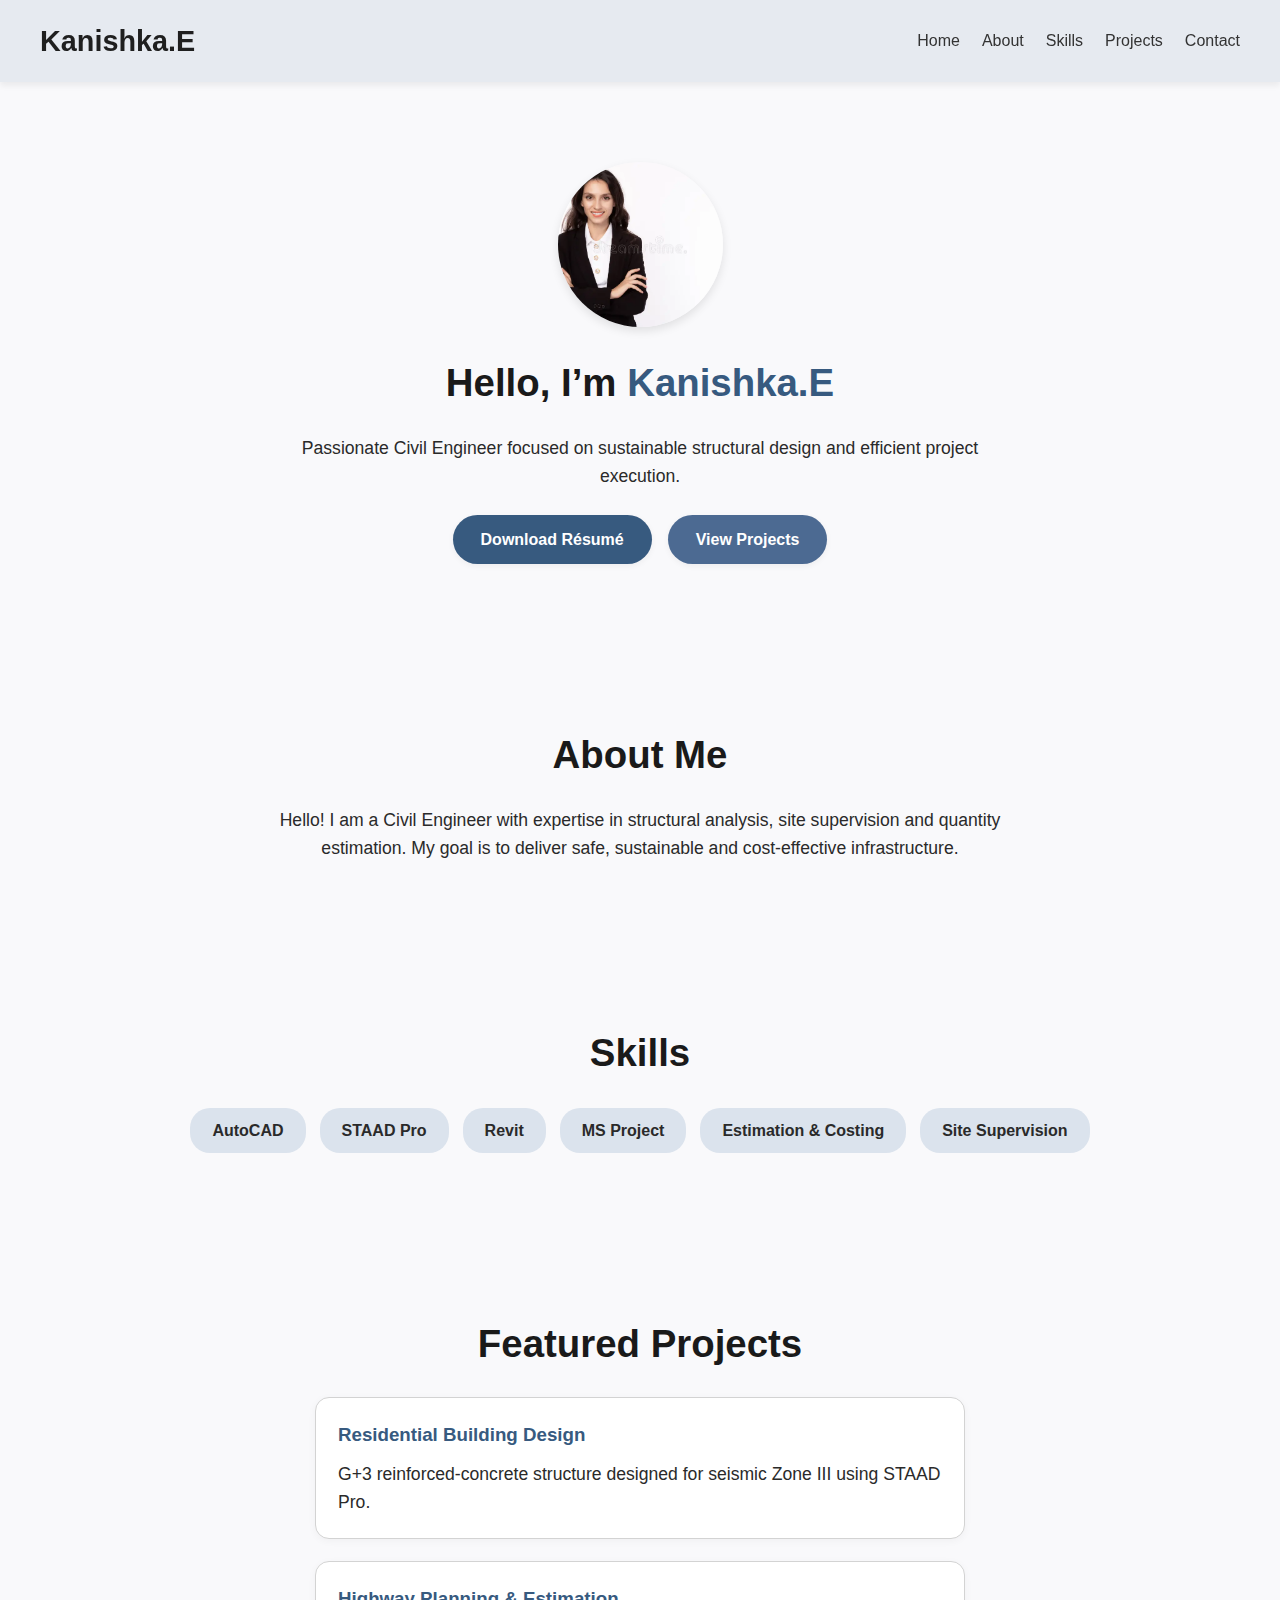
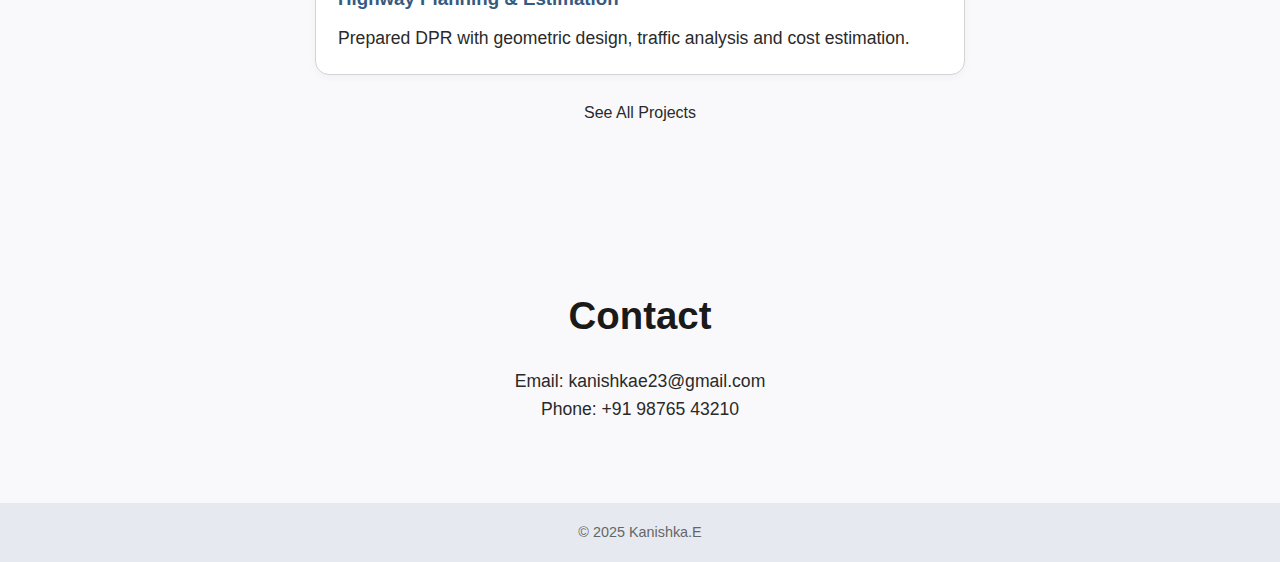
<file: index.html>
<!DOCTYPE html>
<html lang="en">
<head>
  <title>Civil Engineer Portfolio</title>
  <link rel="stylesheet" href="portfolio.css">
</head>
<body>
  <header>
    <h1 class="logo">Kanishka.E</h1>
    <nav>
      <ul class="nav-links">
        <li><a href="#home">Home</a></li>
        <li><a href="#about">About</a></li>
        <li><a href="#skills">Skills</a></li>
        <li><a href="projects.html">Projects</a></li>
        <li><a href="#contact">Contact</a></li>
      </ul>
    </nav>
  </header>
  <section id="home" class="section home">
    <img src="kani.jpg" alt="Your Photo" class="profile-pic">
    <h2>Hello, I’m <span class="highlight">Kanishka.E</span></h2>
    <p>Passionate Civil Engineer focused on sustainable structural design and efficient project execution.</p>

    <div class="btn-group">
      <a href="resume.pdf" class="btn" download>Download Résumé</a>
      <a href="project1.html" class="btn btn-secondary">View Projects</a>
    </div>
  </section>
  <section id="about" class="section about">
    <h2>About Me</h2>
    <p>Hello! I am a Civil Engineer with expertise in structural analysis, site supervision and quantity estimation. My goal is to deliver safe, sustainable and cost-effective infrastructure.</p>
  </section>
  <section id="skills" class="section skills">
    <h2>Skills</h2>
    <ul class="skills-list">
      <li>AutoCAD</li><li>STAAD Pro</li><li>Revit</li>
      <li>MS Project</li><li>Estimation & Costing</li><li>Site Supervision</li>
    </ul>
  </section>
  <section class="section projects">
    <h2>Featured Projects</h2>

    <div class="project-card">
      <h3>Residential Building Design</h3>
      <p>G+3 reinforced-concrete structure designed for seismic Zone III using STAAD Pro.</p>
    </div>

    <div class="project-card">
      <h3>Highway Planning & Estimation</h3>
      <p>Prepared DPR with geometric design, traffic analysis and cost estimation.</p>
    </div>

    <a href="project1.html" class="btn-group">See All Projects</a>

  </section>
  <section id="contact" class="section contact">
    <h2>Contact</h2>
    <p>Email: <a href= google.com>kanishkae23@gmail.com</a></p>
    <p>Phone: +91 98765 43210</p>
  </section>
  <footer>
    <p>&copy; 2025 Kanishka.E</p>
  </footer>
</body>
</html>
</file>
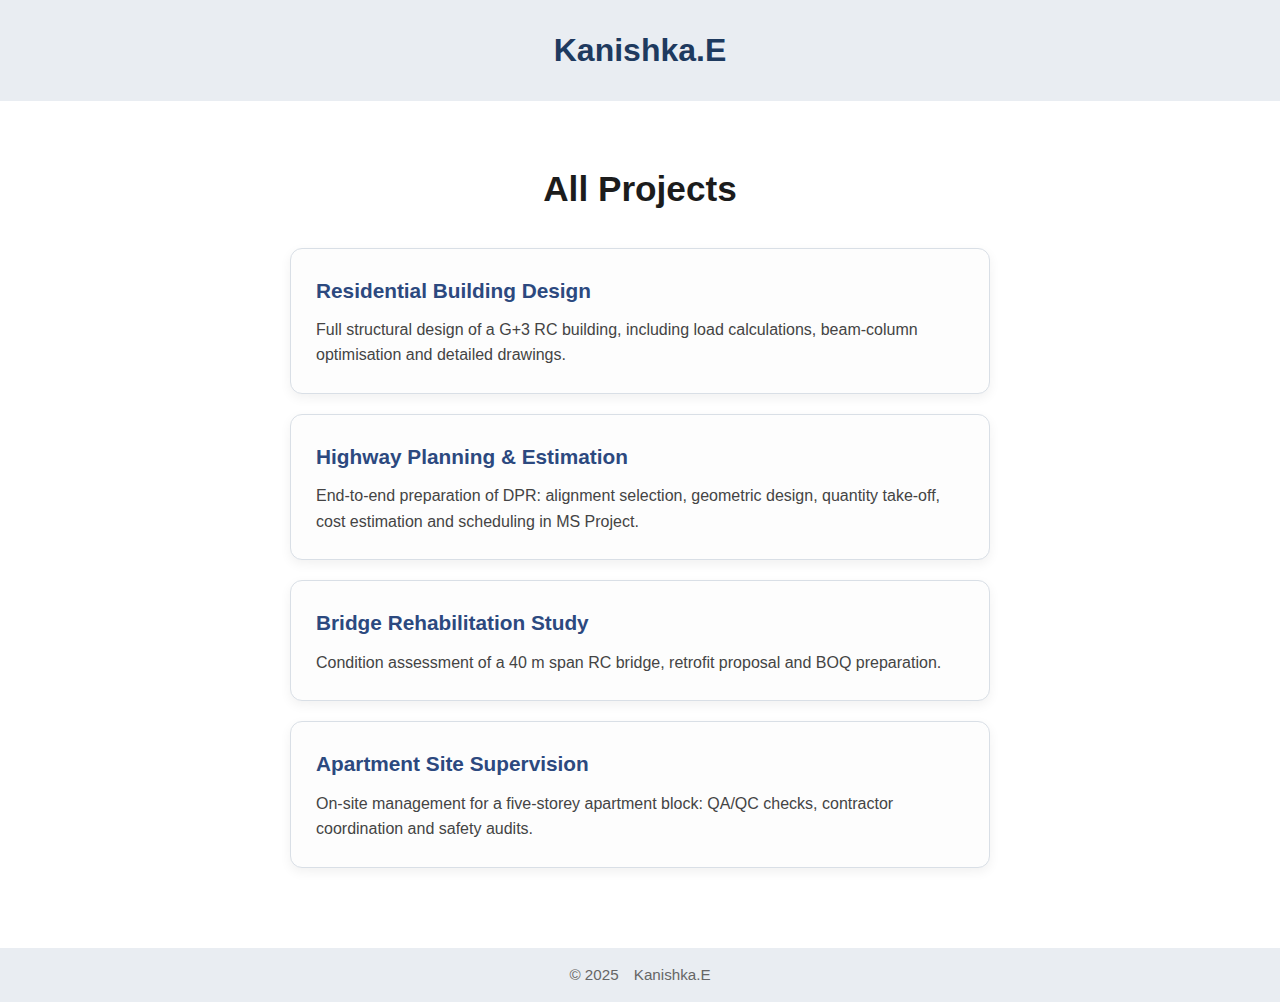
<file: project1.html>
<!DOCTYPE html>
<html lang="en">
<head>
  <title>Projects | Civil Engineer Portfolio</title>
  <link rel="stylesheet" href="project1.css">
</head>
<body>
  <header>
    <h1 class="logo">Kanishka.E</h1>
  </header>

  <section class="section projects">
    <h2>All Projects</h2>

    <div class="project-card">
      <h3>Residential Building Design</h3>
      <p>Full structural design of a G+3 RC building, including load calculations, beam-column optimisation and detailed drawings.</p>
    </div>

    <div class="project-card">
      <h3>Highway Planning & Estimation</h3>
      <p>End-to-end preparation of DPR: alignment selection, geometric design, quantity take-off, cost estimation and scheduling in MS Project.</p>
    </div>

    <div class="project-card">
      <h3>Bridge Rehabilitation Study</h3>
      <p>Condition assessment of a 40 m span RC bridge, retrofit proposal and BOQ preparation.</p>
    </div>

    <div class="project-card">
      <h3>Apartment Site Supervision</h3>
      <p>On-site management for a five-storey apartment block: QA/QC checks, contractor coordination and safety audits.</p>
    </div>
  </section>

  <footer>
    <p>&copy; 2025 Kanishka.E</p>
  </footer>
</body>
</html>
</file>
<file: portfolio.css>
/* RESET & BASE */
* {
  margin: 0;
  padding: 0;
  box-sizing: border-box;
}
body {
  font-family: "Segoe UI", sans-serif;
  background: #f9f9fb;
  color: #2a2a2a;
  line-height: 1.6;
  scroll-behavior: smooth;
}
a {
  color: inherit;
  text-decoration: none;
}
img {
  max-width: 100%;
  display: block;
}

/* HEADER */
header {
  display: flex;
  justify-content: space-between;
  align-items: center;
  background: #e6eaf0;
  padding: 18px 40px;
  box-shadow: 0 4px 6px rgba(0, 0, 0, 0.06);
  position: sticky;
  top: 0;
  z-index: 1000;
}
.logo {
  font-size: 1.8rem;
  font-weight: 700;
  color: #1f1f1f;
}
.nav-links {
  list-style: none;
  display: flex;
  gap: 22px;
}
.nav-links a {
  font-weight: 500;
  color: #333;
}
.nav-links a:hover {
  color: #375a7f;
}

/* SECTIONS */
.section {
  padding: 80px 40px;
  text-align: center;
}
.section h2 {
  font-size: 2.4rem;
  margin-bottom: 20px;
  color: #1a1a1a;
}
.section p {
  max-width: 750px;
  margin: 0 auto;
  font-size: 1.1rem;
}

/* PROFILE PICTURE */
.profile-pic {
  width: 165px;
  height: 165px;
  border-radius: 50%;
  object-fit: cover;
  margin: 0 auto 25px;
  box-shadow: 0 4px 10px rgba(0, 0, 0, 0.1);
}

/* HIGHLIGHT COLOR */
.highlight {
  color: #375a7f;
}

/* BUTTONS */
.btn {
  display: inline-block;
  padding: 12px 28px;
  border-radius: 30px;
  background: #375a7f;
  color: #fff;
  font-weight: 600;
  transition: 0.25s ease;
  box-shadow: 0 2px 6px rgba(0, 0, 0, 0.05);
}
.btn:hover {
  transform: translateY(-2px);
  box-shadow: 0 6px 12px rgba(0, 0, 0, 0.08);
}
.btn-secondary {
  background: #4c6a92;
}

/* BUTTON GROUP */
.btn-group {
  margin-top: 25px;
  display: flex;
  gap: 16px;
  justify-content: center;
}
.mt-30 {
  margin-top: 30px;
}

/* SKILLS TAGS */
.skills-list {
  list-style: none;
  display: flex;
  flex-wrap: wrap;
  gap: 14px;
  justify-content: center;
  margin-top: 24px;
}
.skills-list li {
  background: #dbe3ed;
  padding: 10px 22px;
  border-radius: 20px;
  font-weight: 600;
  color: #2a2a2a;
}

/* PROJECT CARDS */
.project-card {
  background: #ffffff;
  border: 1px solid #d3d3d3;
  padding: 22px;
  margin: 22px auto;
  max-width: 650px;
  border-radius: 14px;
  box-shadow: 0 2px 8px rgba(0, 0, 0, 0.04);
  text-align: left;
}
.project-card h3 {
  color: #375a7f;
  margin-bottom: 10px;
}

/* FOOTER */
footer {
  background: #e6eaf0;
  padding: 18px;
  text-align: center;
  font-size: 0.9rem;
  color: #666;
}

/* RESPONSIVE NAV */
@media (max-width: 600px) {
  header {
    flex-direction: column;
    gap: 10px;
  }
  .nav-links {
    flex-wrap: wrap;
    gap: 14px;
    justify-content: center;
  }
}
</file>
<file: project1.css>
/* RESET */
* {
  margin: 0;
  padding: 0;
  box-sizing: border-box;
}

/* BODY */
body {
  font-family: "Segoe UI", sans-serif;
  background-color: #f5f7fa;
  color: #2a2a2a;
  line-height: 1.6;
}

/* LINKS */
a {
  color: inherit;
  text-decoration: none;
}

/* HEADER */
header {
  background-color: #e9edf2;
  padding: 25px 0;
  text-align: center;
  box-shadow: 0 2px 6px rgba(0, 0, 0, 0.04);
}
.logo {
  font-size: 2rem;
  color: #1e3a5f;
  font-weight: bold;
}

/* SECTIONS */
.section {
  padding: 60px 30px;
  text-align: center;
  background-color: #ffffff;
}
.section h2 {
  font-size: 2.2rem;
  color: #1c1c1c;
  margin-bottom: 30px;
}

/* PROJECT CARDS */
.project-card {
  background: #fdfdfd;
  border: 1px solid #d9dfe6;
  max-width: 700px;
  margin: 20px auto;
  padding: 25px;
  border-radius: 12px;
  box-shadow: 0 4px 12px rgba(0, 0, 0, 0.06);
  text-align: left;
  transition: transform 0.3s ease, box-shadow 0.3s ease;
}
.project-card:hover {
  transform: translateY(-4px);
  box-shadow: 0 8px 20px rgba(0, 0, 0, 0.08);
}
.project-card h3 {
  color: #2c497f;
  margin-bottom: 10px;
  font-size: 1.3rem;
}
.project-card p {
  color: #444;
  font-size: 1rem;
}

/* FOOTER */
footer {
  background-color: #e9edf2;
  text-align: center;
  padding: 15px;
  font-size: 0.95rem;
  color: #666;
}

/* RESPONSIVE */
@media (max-width: 600px) {
  .project-card {
    margin: 15px 20px;
    padding: 20px;
  }

  .section {
    padding: 40px 20px;
  }

  .logo {
    font-size: 1.6rem;
  }

  .section h2 {
    font-size: 1.8rem;
  }
}
</file>
